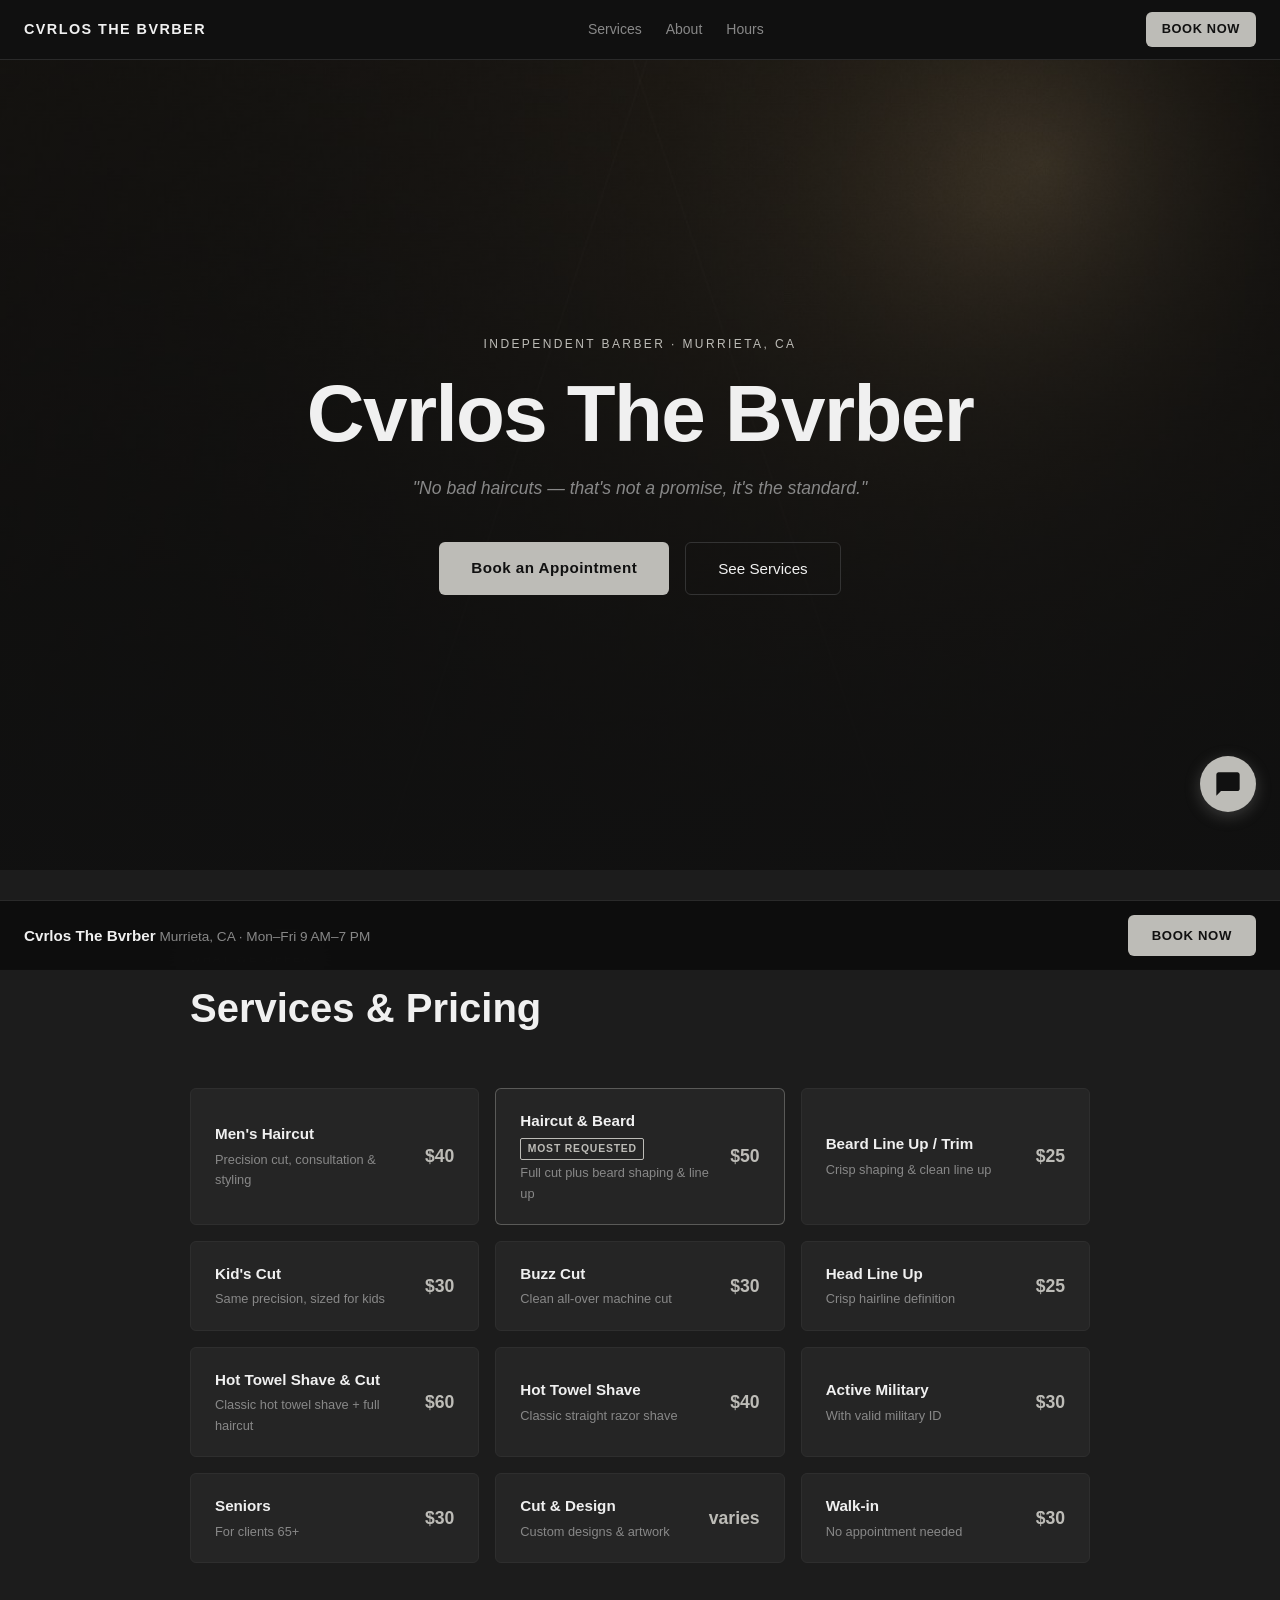
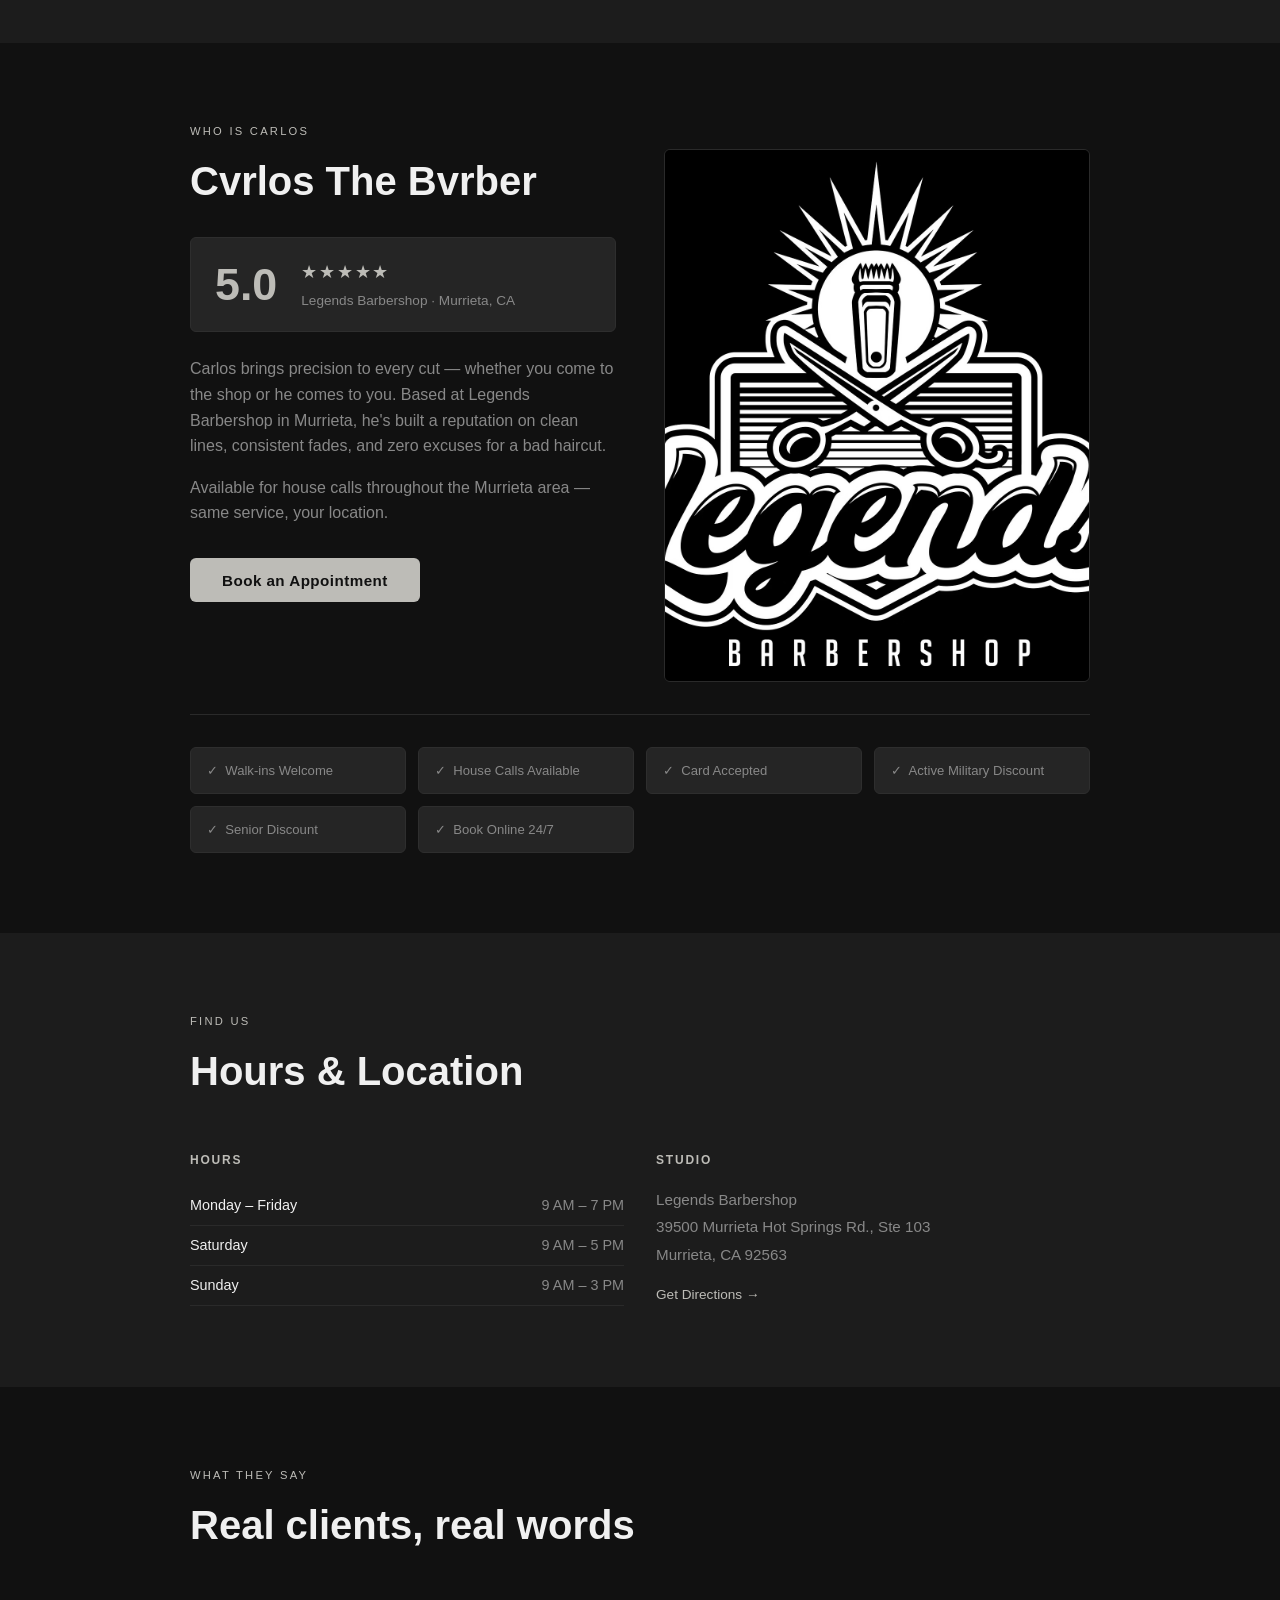
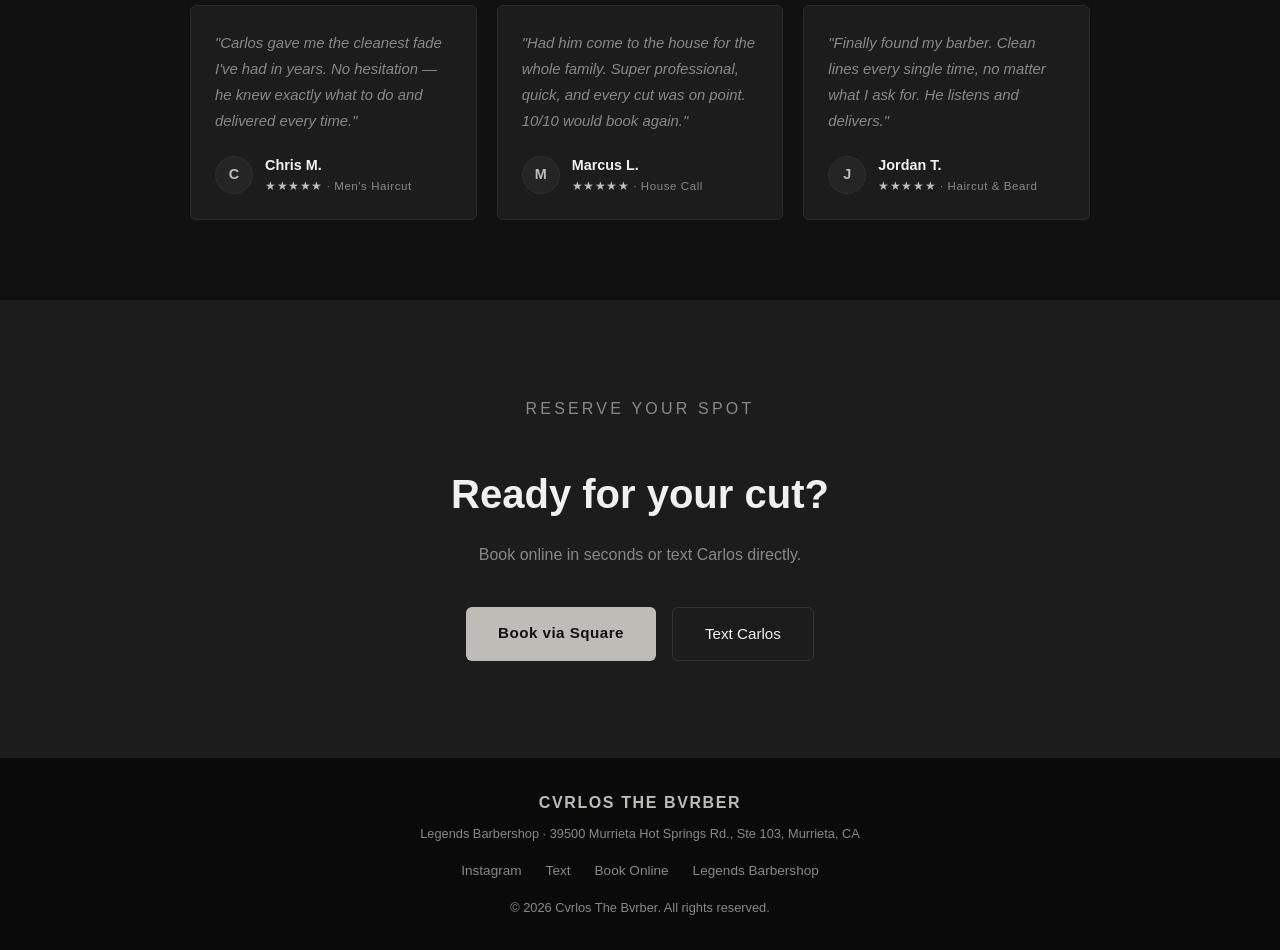
<file: index-regular.html>
<!DOCTYPE html>
<html lang="en">
<head>
  <meta charset="UTF-8">
  <meta name="viewport" content="width=device-width, initial-scale=1.0">
  <title>Cvrlos The Bvrber — Murrieta, CA</title>
  <meta name="description" content="Independent barber at Legends Barbershop in Murrieta, CA. Precision cuts, fades, beard work, and house calls. Walk-ins welcome.">
  <meta property="og:type" content="website">
  <meta property="og:title" content="Cvrlos The Bvrber — Murrieta, CA">
  <meta property="og:description" content="Precision cuts and fades at Legends Barbershop — or straight to your door.">
  <meta property="og:image" content="https://cvrlos-the-bvrber.vercel.app/assets/og-image.png">
  <meta name="twitter:card" content="summary_large_image">
  <style>
    :root {
      --accent: #bdbcb7;
      --accent-dark: #9a9994;
      --bg: #111111;
      --surface: #1c1c1c;
      --surface2: #252525;
      --text: #f0f0f0;
      --text-muted: #888888;
      --radius: 6px;
    }

    *, *::before, *::after { box-sizing: border-box; margin: 0; padding: 0; }
    html { scroll-behavior: smooth; }
    body {
      font-family: -apple-system, BlinkMacSystemFont, 'Segoe UI', Roboto, sans-serif;
      background: var(--bg);
      color: var(--text);
      line-height: 1.6;
    }
    a { color: inherit; text-decoration: none; }

    /* ── NAV ── */
    nav {
      position: sticky; top: 0; z-index: 100;
      background: rgba(17,17,17,0.95);
      backdrop-filter: blur(8px);
      border-bottom: 1px solid #2a2a2a;
      padding: 0 1.5rem; height: 60px;
      display: flex; align-items: center; justify-content: space-between;
    }
    .nav-brand {
      font-weight: 800; font-size: 0.9rem; letter-spacing: 0.1em;
      text-transform: uppercase; color: var(--text);
    }
    .nav-links { display: flex; gap: 1.5rem; list-style: none; font-size: 0.875rem; }
    .nav-links a { color: var(--text-muted); transition: color 0.2s; }
    .nav-links a:hover { color: var(--text); }
    .btn-nav {
      background: var(--accent); color: #111;
      font-weight: 700; font-size: 0.8rem; letter-spacing: 0.05em;
      text-transform: uppercase; padding: 0.45rem 1rem;
      border-radius: var(--radius); transition: background 0.2s;
    }
    .btn-nav:hover { background: var(--accent-dark); }
    @media (max-width: 600px) { .nav-links { display: none; } }

    /* ── HERO ── */
    #top {
      min-height: 90vh;
      display: flex; flex-direction: column;
      align-items: center; justify-content: center;
      text-align: center; padding: 4rem 1.5rem;
      background: linear-gradient(to bottom, rgba(17,17,17,0.45), rgba(17,17,17,0.95)),
        url('assets/ph/hero.jpg') center/cover no-repeat;
      background-color: #1a1a1a;
    }
    .hero-eyebrow {
      font-size: 0.75rem; letter-spacing: 0.2em;
      text-transform: uppercase; color: var(--accent); margin-bottom: 1rem;
    }
    .hero-title {
      font-size: clamp(2.5rem, 8vw, 5rem);
      font-weight: 800; line-height: 1.1;
      letter-spacing: -0.02em; margin-bottom: 1rem;
    }
    .hero-subtitle {
      font-size: 1.1rem; color: var(--text-muted);
      max-width: 500px; margin-bottom: 2.5rem;
      font-style: italic;
    }
    .hero-ctas { display: flex; gap: 1rem; flex-wrap: wrap; justify-content: center; }
    .btn-primary {
      background: var(--accent); color: #111;
      font-weight: 700; font-size: 0.95rem; letter-spacing: 0.03em;
      padding: 0.85rem 2rem; border-radius: var(--radius);
      transition: background 0.2s, transform 0.1s;
    }
    .btn-primary:hover { background: var(--accent-dark); transform: translateY(-1px); }
    .btn-secondary {
      border: 1px solid #333; color: var(--text);
      font-size: 0.95rem; padding: 0.85rem 2rem;
      border-radius: var(--radius); transition: border-color 0.2s;
    }
    .btn-secondary:hover { border-color: #666; }

    /* ── SECTIONS ── */
    section { padding: 5rem 1.5rem; }
    .container { max-width: 900px; margin: 0 auto; }
    .section-label {
      font-size: 0.7rem; letter-spacing: 0.2em;
      text-transform: uppercase; color: var(--accent); margin-bottom: 0.5rem;
    }
    .section-title {
      font-size: clamp(1.75rem, 4vw, 2.5rem);
      font-weight: 700; margin-bottom: 3rem;
    }

    /* ── SERVICES ── */
    #services { background: var(--surface); }
    .services-grid {
      display: grid;
      grid-template-columns: repeat(auto-fill, minmax(240px, 1fr));
      gap: 1rem;
    }
    .service-card {
      background: var(--surface2); border: 1px solid #2e2e2e;
      border-radius: var(--radius); padding: 1.25rem 1.5rem;
      display: flex; justify-content: space-between; align-items: center; gap: 1rem;
      transition: border-color 0.25s, box-shadow 0.25s, transform 0.25s;
    }
    .service-card:hover {
      border-color: var(--accent);
      box-shadow: 0 0 28px rgba(189,188,183,0.10);
      transform: translateY(-3px);
    }
    .service-card.featured { border-color: rgba(189,188,183,0.35); }
    .service-name { font-weight: 600; font-size: 0.95rem; }
    .service-badge {
      display: inline-block; margin-top: 0.3rem;
      font-size: 0.65rem; font-weight: 700; letter-spacing: 0.08em;
      text-transform: uppercase; color: var(--accent);
      border: 1px solid var(--accent); border-radius: 2px;
      padding: 0.1rem 0.4rem;
    }
    .service-desc { font-size: 0.8rem; color: var(--text-muted); margin-top: 0.2rem; }
    .service-price { font-size: 1.1rem; font-weight: 700; color: var(--accent); white-space: nowrap; }

    /* ── ABOUT ── */
    #about .about-body {
      display: grid; grid-template-columns: 1fr 1fr;
      gap: 3rem; align-items: start;
    }
    #about .about-text p { color: var(--text-muted); font-size: 1rem; margin-bottom: 1rem; }
    .about-photo {
      background: var(--surface); border: 1px solid #2a2a2a;
      border-radius: var(--radius); aspect-ratio: 4/5; overflow: hidden;
    }
    .about-photo img { width: 100%; height: 100%; object-fit: cover; }
    @media (max-width: 680px) {
      #about .about-body { grid-template-columns: 1fr; }
      .about-photo { aspect-ratio: 16/9; }
    }
    .rating-banner {
      background: var(--surface2); border: 1px solid #2e2e2e;
      border-radius: var(--radius); padding: 1.25rem 1.5rem;
      display: flex; align-items: center; gap: 1.5rem;
      margin-bottom: 1.5rem; flex-wrap: wrap;
    }
    .rating-score { font-size: 2.8rem; font-weight: 800; color: var(--accent); line-height: 1; }
    .rating-stars { font-size: 1.1rem; color: var(--accent); letter-spacing: 0.1em; }
    .rating-label { font-size: 0.85rem; color: var(--text-muted); margin-top: 0.2rem; }

    /* ── AMENITIES ── */
    .amenities-grid {
      display: grid;
      grid-template-columns: repeat(auto-fill, minmax(190px, 1fr));
      gap: 0.75rem;
      margin-top: 2rem;
      padding-top: 2rem;
      border-top: 1px solid #2a2a2a;
    }
    .amenity-item {
      display: flex; align-items: center; gap: 0.65rem;
      padding: 0.75rem 1rem;
      background: var(--surface2); border: 1px solid #2e2e2e;
      border-radius: var(--radius);
    }
    .amenity-text { font-size: 0.82rem; color: var(--text-muted); }

    /* ── HOURS ── */
    #hours { background: var(--surface); }
    .info-grid { display: grid; grid-template-columns: 1fr 1fr; gap: 2rem; }
    @media (max-width: 600px) { .info-grid { grid-template-columns: 1fr; } }
    .info-block h3 {
      font-size: 0.75rem; letter-spacing: 0.15em;
      text-transform: uppercase; color: var(--accent); margin-bottom: 1rem;
    }
    .hours-table { width: 100%; border-collapse: collapse; font-size: 0.9rem; }
    .hours-table tr { border-bottom: 1px solid #2a2a2a; }
    .hours-table td { padding: 0.5rem 0; }
    .hours-table td:last-child { text-align: right; color: var(--text-muted); }
    .address-text { color: var(--text-muted); font-size: 0.95rem; line-height: 1.8; }
    .map-link {
      display: inline-block; margin-top: 1rem; font-size: 0.85rem;
      color: var(--accent); border-bottom: 1px solid transparent; transition: border-color 0.2s;
    }
    .map-link:hover { border-color: var(--accent); }

    /* ── REVIEWS ── */
    #reviews { }
    .testimonials-grid {
      display: grid;
      grid-template-columns: repeat(auto-fill, minmax(260px, 1fr));
      gap: 1.25rem;
    }
    .testimonial-card {
      background: var(--surface); border: 1px solid #2a2a2a;
      border-radius: var(--radius); padding: 1.5rem;
      display: flex; flex-direction: column; justify-content: space-between;
      transition: border-color 0.25s, transform 0.25s;
    }
    .testimonial-card:hover { border-color: var(--accent); transform: translateY(-3px); }
    .testimonial-text {
      font-size: 0.93rem; color: var(--text-muted);
      line-height: 1.75; font-style: italic; margin-bottom: 1.25rem;
    }
    .testimonial-author { display: flex; align-items: center; gap: 0.75rem; }
    .testimonial-avatar {
      width: 38px; height: 38px; border-radius: 50%;
      background: var(--surface2); border: 1px solid #2e2e2e;
      display: flex; align-items: center; justify-content: center;
      font-size: 0.9rem; font-weight: 700; color: var(--accent); flex-shrink: 0;
    }
    .testimonial-name { font-weight: 600; font-size: 0.9rem; }
    .testimonial-stars { font-size: 0.72rem; color: var(--accent); letter-spacing: 0.05em; }
    .testimonial-source { font-size: 0.72rem; color: var(--text-muted); }

    /* ── BOOK CTA ── */
    #book { text-align: center; padding: 6rem 1.5rem; background: var(--surface); }
    #book .section-title { margin-bottom: 1rem; }
    #book p { color: var(--text-muted); margin-bottom: 2.5rem; font-size: 1rem; }
    .contact-options { display: flex; gap: 1rem; justify-content: center; flex-wrap: wrap; }

    /* ── FOOTER ── */
    footer {
      background: #0a0a0a; border-top: 1px solid #1e1e1e;
      padding: 2rem 1.5rem; text-align: center;
    }
    .footer-inner { max-width: 900px; margin: 0 auto; }
    .footer-name { font-weight: 700; color: var(--accent); letter-spacing: 0.1em; text-transform: uppercase; margin-bottom: 0.5rem; }
    .footer-meta { font-size: 0.8rem; color: var(--text-muted); }
    .footer-social { display: flex; gap: 1.5rem; justify-content: center; margin-top: 1rem; }
    .footer-social a { font-size: 0.85rem; color: var(--text-muted); transition: color 0.2s; }
    .footer-social a:hover { color: var(--text); }

    /* ── FLOATING WHATSAPP ── */
    .fab-message {
      position: fixed; bottom: 5.5rem; right: 1.5rem; z-index: 200;
      background: #bdbcb7; color: #111; width: 56px; height: 56px;
      border-radius: 50%; display: flex; align-items: center; justify-content: center;
      box-shadow: 0 4px 16px rgba(189,188,183,0.25); transition: transform 0.2s;
    }
    .fab-message:hover { transform: scale(1.08); }
    .fab-message svg { width: 28px; height: 28px; fill: #111; }

    /* ── STICKY BOOKING BAR ── */
    .sticky-bar {
      position: fixed;
      bottom: 0; left: 0; right: 0; z-index: 150;
      background: rgba(14,14,14,0.97);
      backdrop-filter: blur(12px);
      border-top: 1px solid #2a2a2a;
      padding: 0.85rem 1.5rem;
      display: flex; align-items: center; justify-content: space-between; gap: 1rem;
      transform: translateY(100%);
      transition: transform 0.4s cubic-bezier(0.16, 1, 0.3, 1);
    }
    .sticky-bar.visible { transform: translateY(0); }
    .sticky-bar-text { font-size: 0.85rem; color: var(--text-muted); line-height: 1.4; }
    .sticky-bar-text strong { color: var(--text); font-size: 0.95rem; }
    .btn-sticky {
      background: var(--accent); color: #111;
      font-weight: 700; font-size: 0.82rem;
      letter-spacing: 0.05em; text-transform: uppercase;
      padding: 0.65rem 1.5rem; border-radius: var(--radius);
      white-space: nowrap; transition: background 0.2s; flex-shrink: 0;
    }
    .btn-sticky:hover { background: var(--accent-dark); }
    @media (max-width: 480px) {
      .sticky-bar-text { display: none; }
      .btn-sticky { width: 100%; text-align: center; padding: 0.75rem; }
    }

    /* ── SCROLL REVEAL ── */
    .reveal { opacity: 0; transform: translateY(28px); transition: opacity 0.65s ease, transform 0.65s ease; }
    .reveal.visible { opacity: 1; transform: translateY(0); }
  </style>
</head>
<body>

  <!-- NAV -->
  <nav>
    <a class="nav-brand" href="#top">Cvrlos The Bvrber</a>
    <ul class="nav-links">
      <li><a href="#services">Services</a></li>
      <li><a href="#about">About</a></li>
      <li><a href="#hours">Hours</a></li>
    </ul>
    <a class="btn-nav" href="https://book.squareup.com/appointments/4xgl5his0lxlmk/location/L9Y2XMCKNVYVV/services" target="_blank" rel="noopener">Book Now</a>
  </nav>

  <!-- HERO -->
  <section id="top">
    <p class="hero-eyebrow">Independent Barber &middot; Murrieta, CA</p>
    <h1 class="hero-title">Cvrlos The Bvrber</h1>
    <p class="hero-subtitle">"No bad haircuts — that's not a promise, it's the standard."</p>
    <div class="hero-ctas">
      <a class="btn-primary" href="https://book.squareup.com/appointments/4xgl5his0lxlmk/location/L9Y2XMCKNVYVV/services" target="_blank" rel="noopener">Book an Appointment</a>
      <a class="btn-secondary" href="#services">See Services</a>
    </div>
  </section>

  <!-- SERVICES -->
  <section id="services">
    <div class="container">
      <p class="section-label">What We Offer</p>
      <h2 class="section-title">Services &amp; Pricing</h2>
      <div class="services-grid">

        <div class="service-card">
          <div>
            <div class="service-name">Men's Haircut</div>
            <div class="service-desc">Precision cut, consultation &amp; styling</div>
          </div>
          <div class="service-price">$40</div>
        </div>

        <div class="service-card featured">
          <div>
            <div class="service-name">Haircut &amp; Beard</div>
            <span class="service-badge">Most Requested</span>
            <div class="service-desc">Full cut plus beard shaping &amp; line up</div>
          </div>
          <div class="service-price">$50</div>
        </div>

        <div class="service-card">
          <div>
            <div class="service-name">Beard Line Up / Trim</div>
            <div class="service-desc">Crisp shaping &amp; clean line up</div>
          </div>
          <div class="service-price">$25</div>
        </div>

        <div class="service-card">
          <div>
            <div class="service-name">Kid's Cut</div>
            <div class="service-desc">Same precision, sized for kids</div>
          </div>
          <div class="service-price">$30</div>
        </div>

        <div class="service-card">
          <div>
            <div class="service-name">Buzz Cut</div>
            <div class="service-desc">Clean all-over machine cut</div>
          </div>
          <div class="service-price">$30</div>
        </div>

        <div class="service-card">
          <div>
            <div class="service-name">Head Line Up</div>
            <div class="service-desc">Crisp hairline definition</div>
          </div>
          <div class="service-price">$25</div>
        </div>

        <div class="service-card">
          <div>
            <div class="service-name">Hot Towel Shave &amp; Cut</div>
            <div class="service-desc">Classic hot towel shave + full haircut</div>
          </div>
          <div class="service-price">$60</div>
        </div>

        <div class="service-card">
          <div>
            <div class="service-name">Hot Towel Shave</div>
            <div class="service-desc">Classic straight razor shave</div>
          </div>
          <div class="service-price">$40</div>
        </div>

        <div class="service-card">
          <div>
            <div class="service-name">Active Military</div>
            <div class="service-desc">With valid military ID</div>
          </div>
          <div class="service-price">$30</div>
        </div>

        <div class="service-card">
          <div>
            <div class="service-name">Seniors</div>
            <div class="service-desc">For clients 65+</div>
          </div>
          <div class="service-price">$30</div>
        </div>

        <div class="service-card">
          <div>
            <div class="service-name">Cut &amp; Design</div>
            <div class="service-desc">Custom designs &amp; artwork</div>
          </div>
          <div class="service-price">varies</div>
        </div>

        <div class="service-card">
          <div>
            <div class="service-name">Walk-in</div>
            <div class="service-desc">No appointment needed</div>
          </div>
          <div class="service-price">$30</div>
        </div>

      </div>
    </div>
  </section>

  <!-- ABOUT -->
  <section id="about">
    <div class="container">
      <p class="section-label">Who Is Carlos</p>
      <div class="about-body">
        <div class="about-text">
          <h2 class="section-title" style="margin-bottom:1.5rem">Cvrlos The Bvrber</h2>

          <div class="rating-banner">
            <div class="rating-score">5.0</div>
            <div>
              <div class="rating-stars">★★★★★</div>
              <div class="rating-label">Legends Barbershop &middot; Murrieta, CA</div>
            </div>
          </div>

          <p>Carlos brings precision to every cut — whether you come to the shop or he comes to you. Based at Legends Barbershop in Murrieta, he's built a reputation on clean lines, consistent fades, and zero excuses for a bad haircut.</p>
          <p>Available for house calls throughout the Murrieta area — same service, your location.</p>
          <br>
          <a class="btn-primary" href="https://book.squareup.com/appointments/4xgl5his0lxlmk/location/L9Y2XMCKNVYVV/services" target="_blank" rel="noopener">Book an Appointment</a>
        </div>
        <div class="about-photo">
          <img src="assets/ph/about.jpg" alt="Carlos — Independent Barber">
        </div>
      </div>

      <div class="amenities-grid">
        <div class="amenity-item"><span class="amenity-text">&#10003; &nbsp;Walk-ins Welcome</span></div>
        <div class="amenity-item"><span class="amenity-text">&#10003; &nbsp;House Calls Available</span></div>
        <div class="amenity-item"><span class="amenity-text">&#10003; &nbsp;Card Accepted</span></div>
        <div class="amenity-item"><span class="amenity-text">&#10003; &nbsp;Active Military Discount</span></div>
        <div class="amenity-item"><span class="amenity-text">&#10003; &nbsp;Senior Discount</span></div>
        <div class="amenity-item"><span class="amenity-text">&#10003; &nbsp;Book Online 24/7</span></div>
      </div>
    </div>
  </section>

  <!-- HOURS & LOCATION -->
  <section id="hours">
    <div class="container">
      <p class="section-label">Find Us</p>
      <h2 class="section-title">Hours &amp; Location</h2>
      <div class="info-grid">

        <div class="info-block">
          <h3>Hours</h3>
          <table class="hours-table">
            <tr><td>Monday – Friday</td><td>9 AM – 7 PM</td></tr>
            <tr><td>Saturday</td><td>9 AM – 5 PM</td></tr>
            <tr><td>Sunday</td><td>9 AM – 3 PM</td></tr>
          </table>
        </div>

        <div class="info-block">
          <h3>Studio</h3>
          <div class="address-text">
            Legends Barbershop<br>
            39500 Murrieta Hot Springs Rd., Ste 103<br>
            Murrieta, CA 92563
          </div>
          <a class="map-link" href="https://maps.app.goo.gl/WMeX5wcutTjBZL4d9" target="_blank" rel="noopener">Get Directions &rarr;</a>
        </div>

      </div>
    </div>
  </section>

  <!-- REVIEWS -->
  <section id="reviews">
    <div class="container">
      <p class="section-label">What They Say</p>
      <h2 class="section-title">Real clients, real words</h2>
      <div class="testimonials-grid">

        <div class="testimonial-card">
          <p class="testimonial-text">"Carlos gave me the cleanest fade I've had in years. No hesitation — he knew exactly what to do and delivered every time."</p>
          <div class="testimonial-author">
            <div class="testimonial-avatar">C</div>
            <div>
              <div class="testimonial-name">Chris M.</div>
              <div class="testimonial-stars">★★★★★ <span class="testimonial-source">&middot; Men's Haircut</span></div>
            </div>
          </div>
        </div>

        <div class="testimonial-card">
          <p class="testimonial-text">"Had him come to the house for the whole family. Super professional, quick, and every cut was on point. 10/10 would book again."</p>
          <div class="testimonial-author">
            <div class="testimonial-avatar">M</div>
            <div>
              <div class="testimonial-name">Marcus L.</div>
              <div class="testimonial-stars">★★★★★ <span class="testimonial-source">&middot; House Call</span></div>
            </div>
          </div>
        </div>

        <div class="testimonial-card">
          <p class="testimonial-text">"Finally found my barber. Clean lines every single time, no matter what I ask for. He listens and delivers."</p>
          <div class="testimonial-author">
            <div class="testimonial-avatar">J</div>
            <div>
              <div class="testimonial-name">Jordan T.</div>
              <div class="testimonial-stars">★★★★★ <span class="testimonial-source">&middot; Haircut &amp; Beard</span></div>
            </div>
          </div>
        </div>

      </div>
    </div>
  </section>

  <!-- BOOK -->
  <section id="book">
    <div class="container">
      <p class="section-label">Reserve Your Spot</p>
      <h2 class="section-title">Ready for your cut?</h2>
      <p>Book online in seconds or text Carlos directly.</p>
      <div class="contact-options">
        <a class="btn-primary" href="https://book.squareup.com/appointments/4xgl5his0lxlmk/location/L9Y2XMCKNVYVV/services" target="_blank" rel="noopener">Book via Square</a>
        <a class="btn-secondary" href="sms:+19518552192">Text Carlos</a>
      </div>
    </div>
  </section>

  <!-- FOOTER -->
  <footer>
    <div class="footer-inner">
      <div class="footer-name">Cvrlos The Bvrber</div>
      <div class="footer-meta">Legends Barbershop &middot; 39500 Murrieta Hot Springs Rd., Ste 103, Murrieta, CA</div>
      <div class="footer-social">
        <a href="https://www.instagram.com/cvrlosthebvrber" target="_blank" rel="noopener">Instagram</a>
        <a href="sms:+19518552192">Text</a>
        <a href="https://book.squareup.com/appointments/4xgl5his0lxlmk/location/L9Y2XMCKNVYVV/services" target="_blank" rel="noopener">Book Online</a>
        <a href="https://www.legendfades.com" target="_blank" rel="noopener">Legends Barbershop</a>
      </div>
      <div class="footer-meta" style="margin-top:1rem">
        &copy; <span id="year"></span> Cvrlos The Bvrber. All rights reserved.
      </div>
    </div>
  </footer>

  <!-- FLOATING MESSAGE -->
  <a class="fab-message" href="sms:+19518552192" aria-label="Text Carlos">
    <svg viewBox="0 0 24 24" xmlns="http://www.w3.org/2000/svg">
      <path d="M20 2H4c-1.1 0-2 .9-2 2v18l4-4h14c1.1 0 2-.9 2-2V4c0-1.1-.9-2-2-2z"/>
    </svg>
  </a>

  <!-- STICKY BOOKING BAR -->
  <div class="sticky-bar" id="stickyBar">
    <div class="sticky-bar-text">
      <strong>Cvrlos The Bvrber</strong>
      Murrieta, CA &middot; Mon–Fri 9 AM–7 PM
    </div>
    <a class="btn-sticky" href="https://book.squareup.com/appointments/4xgl5his0lxlmk/location/L9Y2XMCKNVYVV/services" target="_blank" rel="noopener">Book Now</a>
  </div>

  <script>
    document.getElementById('year').textContent = new Date().getFullYear();

    ['.about-body', '.info-grid', '#book .container'].forEach(sel => {
      document.querySelectorAll(sel).forEach(el => el.classList.add('reveal'));
    });
    document.querySelectorAll('.service-card, .testimonial-card').forEach(el => el.classList.add('reveal'));

    const revealObserver = new IntersectionObserver((entries) => {
      entries.forEach(entry => {
        if (!entry.isIntersecting) return;
        const siblings = Array.from(entry.target.parentElement.querySelectorAll('.reveal:not(.visible)'));
        const idx = siblings.indexOf(entry.target);
        setTimeout(() => entry.target.classList.add('visible'), idx * 60);
        revealObserver.unobserve(entry.target);
      });
    }, { threshold: 0.1 });
    document.querySelectorAll('.reveal').forEach(el => revealObserver.observe(el));

    const stickyBar = document.getElementById('stickyBar');
    new IntersectionObserver(([e]) => {
      stickyBar.classList.toggle('visible', !e.isIntersecting);
    }, { threshold: 0 }).observe(document.getElementById('top'));
  </script>

</body>
</html>
</file>
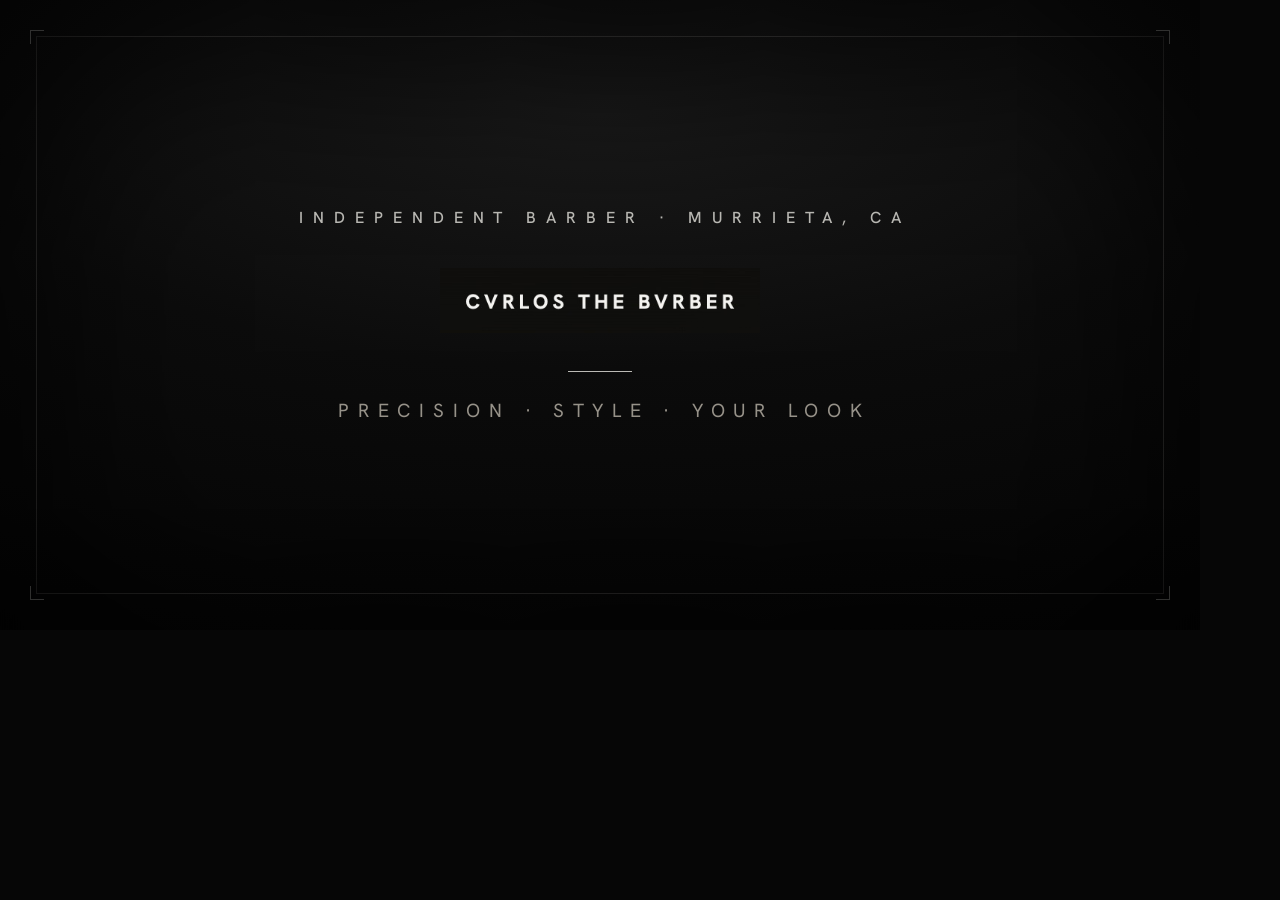
<file: og-image.html>
<!DOCTYPE html>
<html lang="en">
<head>
<meta charset="UTF-8">
<link rel="preconnect" href="https://fonts.googleapis.com">
<link rel="preconnect" href="https://fonts.gstatic.com" crossorigin>
<link href="https://fonts.googleapis.com/css2?family=Hanken+Grotesk:wght@400;500;600&display=swap" rel="stylesheet">
<style>
  * { margin: 0; padding: 0; box-sizing: border-box; }
  html, body { background: #060606; }
  .og {
    width: 1200px; height: 630px;
    background: radial-gradient(120% 90% at 50% 18%, #1a1a1a 0%, #0c0c0c 45%, #050505 100%);
    color: #f4f2ee;
    font-family: "Hanken Grotesk", "Helvetica Neue", Helvetica, Arial, sans-serif;
    position: relative;
    display: flex; flex-direction: column; align-items: center; justify-content: center;
    overflow: hidden;
  }
  .og::after {
    content: ""; position: absolute; inset: 0;
    box-shadow: inset 0 0 200px 40px rgba(0,0,0,0.85);
    pointer-events: none;
  }
  .frame { position: absolute; inset: 36px; border: 1px solid rgba(189,188,183,0.22); pointer-events: none; }
  .corner { position: absolute; width: 14px; height: 14px; border: 1px solid rgba(189,188,183,0.6); }
  .corner.tl { top: 30px; left: 30px; border-right: none; border-bottom: none; }
  .corner.tr { top: 30px; right: 30px; border-left: none; border-bottom: none; }
  .corner.bl { bottom: 30px; left: 30px; border-right: none; border-top: none; }
  .corner.br { bottom: 30px; right: 30px; border-left: none; border-top: none; }
  .eyebrow {
    font-size: 16px; font-weight: 500; letter-spacing: 0.62em;
    text-transform: uppercase; color: #bdbcb7;
    margin-bottom: 40px; text-indent: 0.62em;
  }
  .logo-img { width: 320px; height: auto; margin-bottom: 28px; }
  .rule { width: 64px; height: 1px; background: #bdbcb7; margin: 10px 0 26px; }
  .tag {
    font-size: 19px; font-weight: 400; letter-spacing: 0.46em;
    text-transform: uppercase; color: #9a958c; text-indent: 0.46em;
  }
</style>
</head>
<body>
  <div class="og">
    <div class="frame"></div>
    <span class="corner tl"></span><span class="corner tr"></span>
    <span class="corner bl"></span><span class="corner br"></span>
    <div class="eyebrow">Independent Barber &middot; Murrieta, CA</div>
    <img class="logo-img" src="[data-uri]" alt="Cvrlos The Bvrber">
    <div class="rule"></div>
    <div class="tag">Precision &middot; Style &middot; Your Look</div>
  </div>
</body>
</html>
</file>
